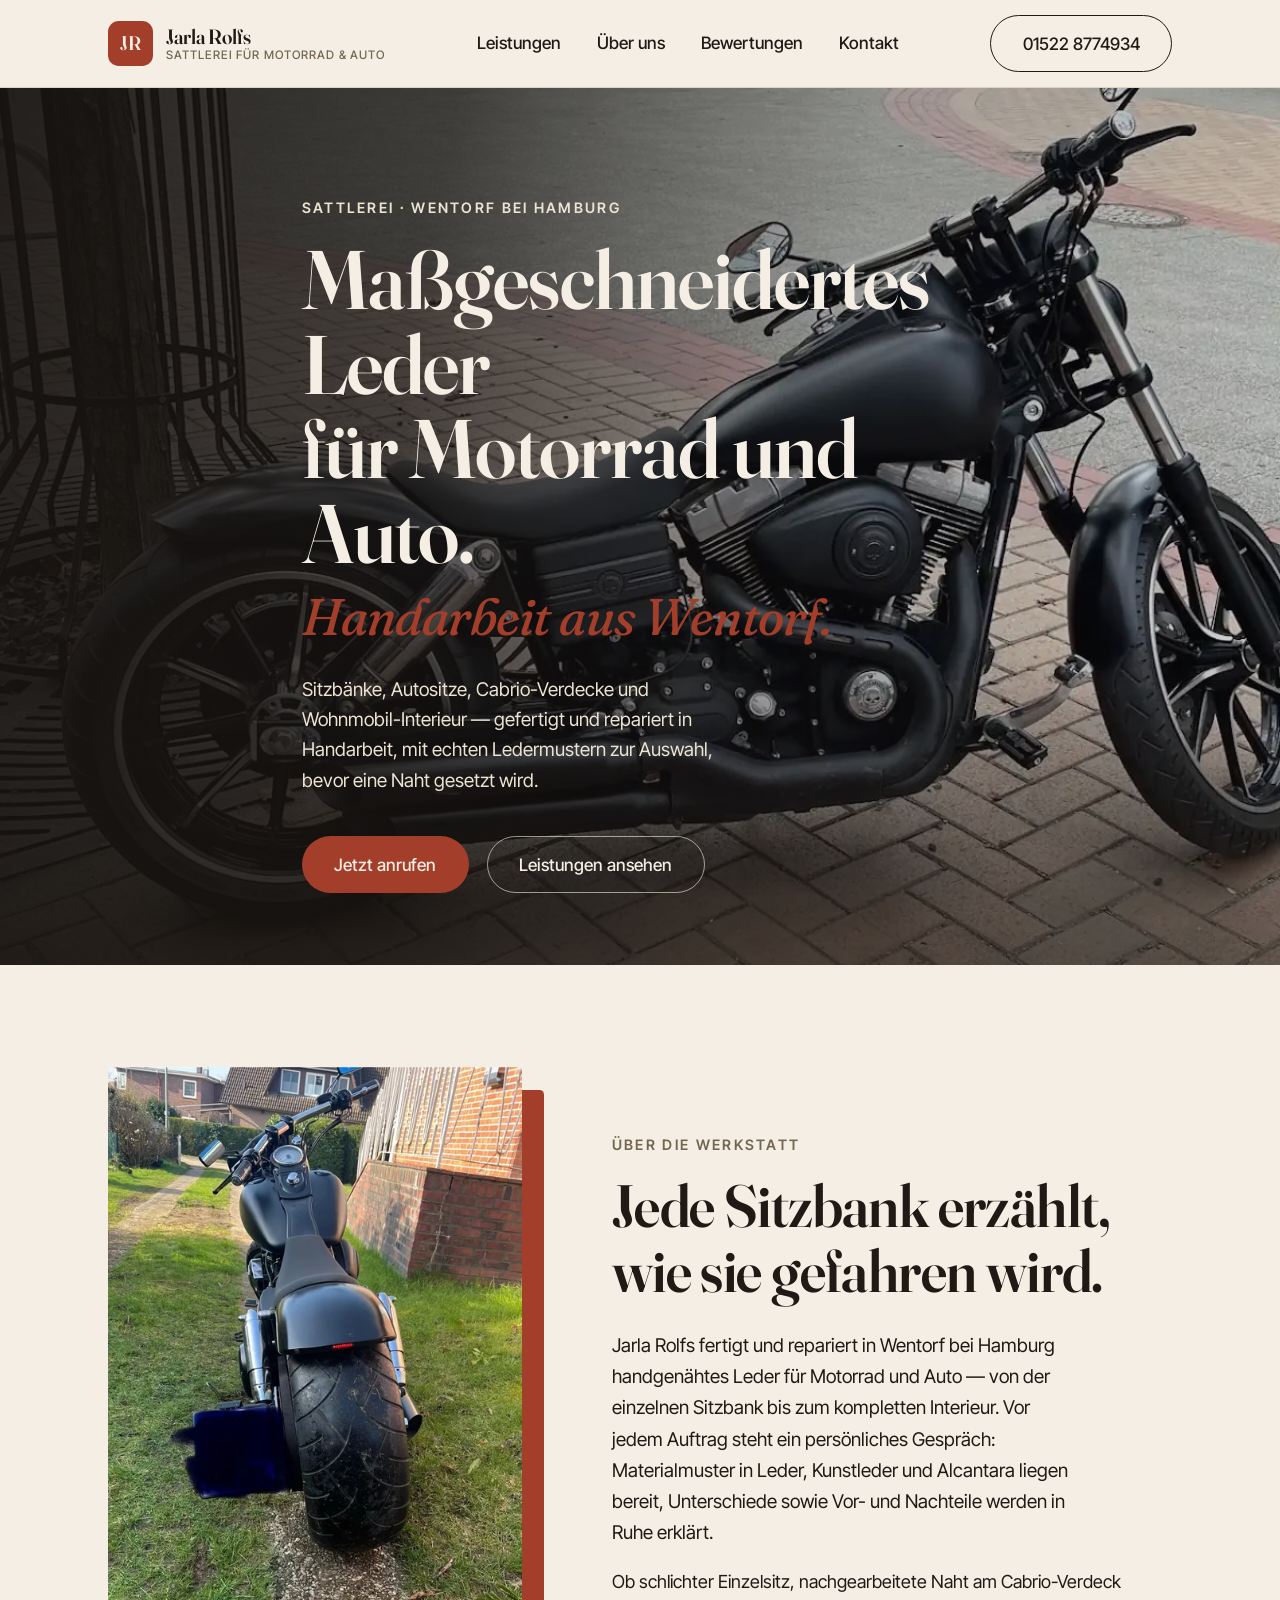
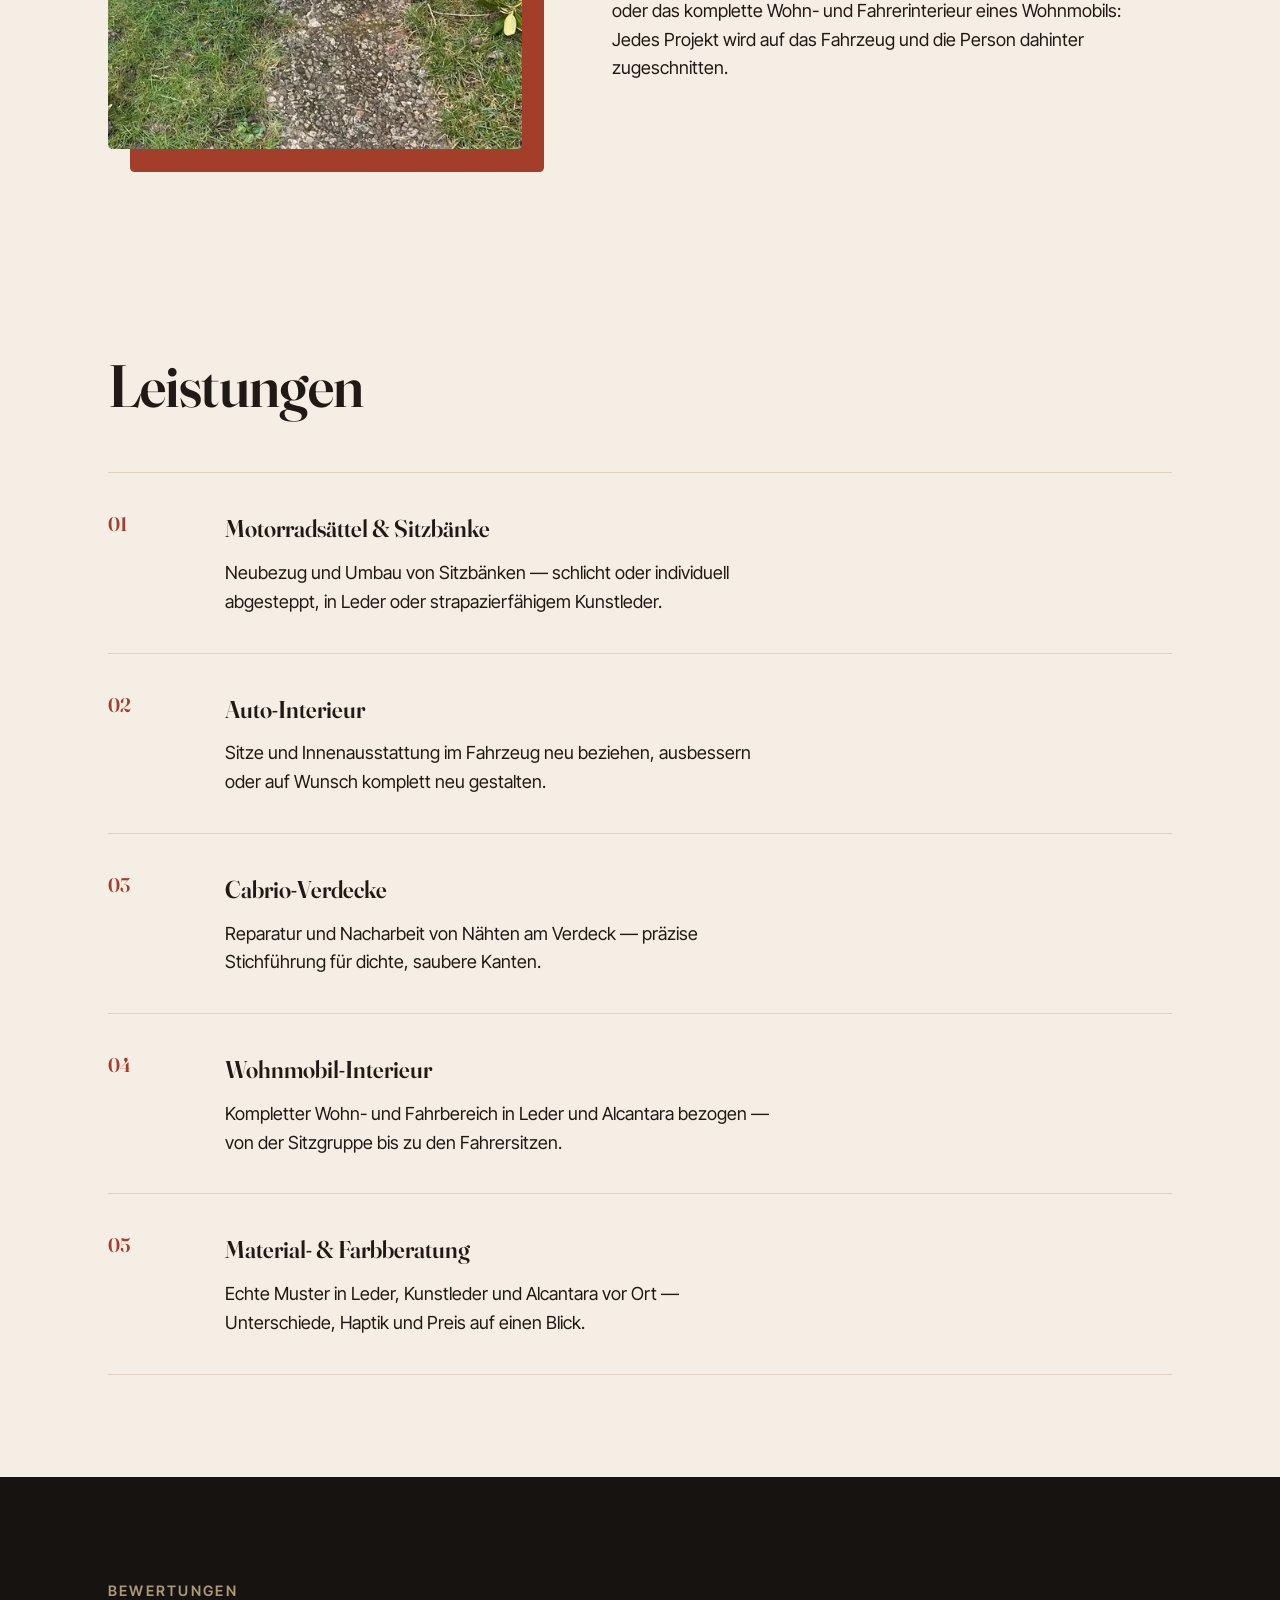
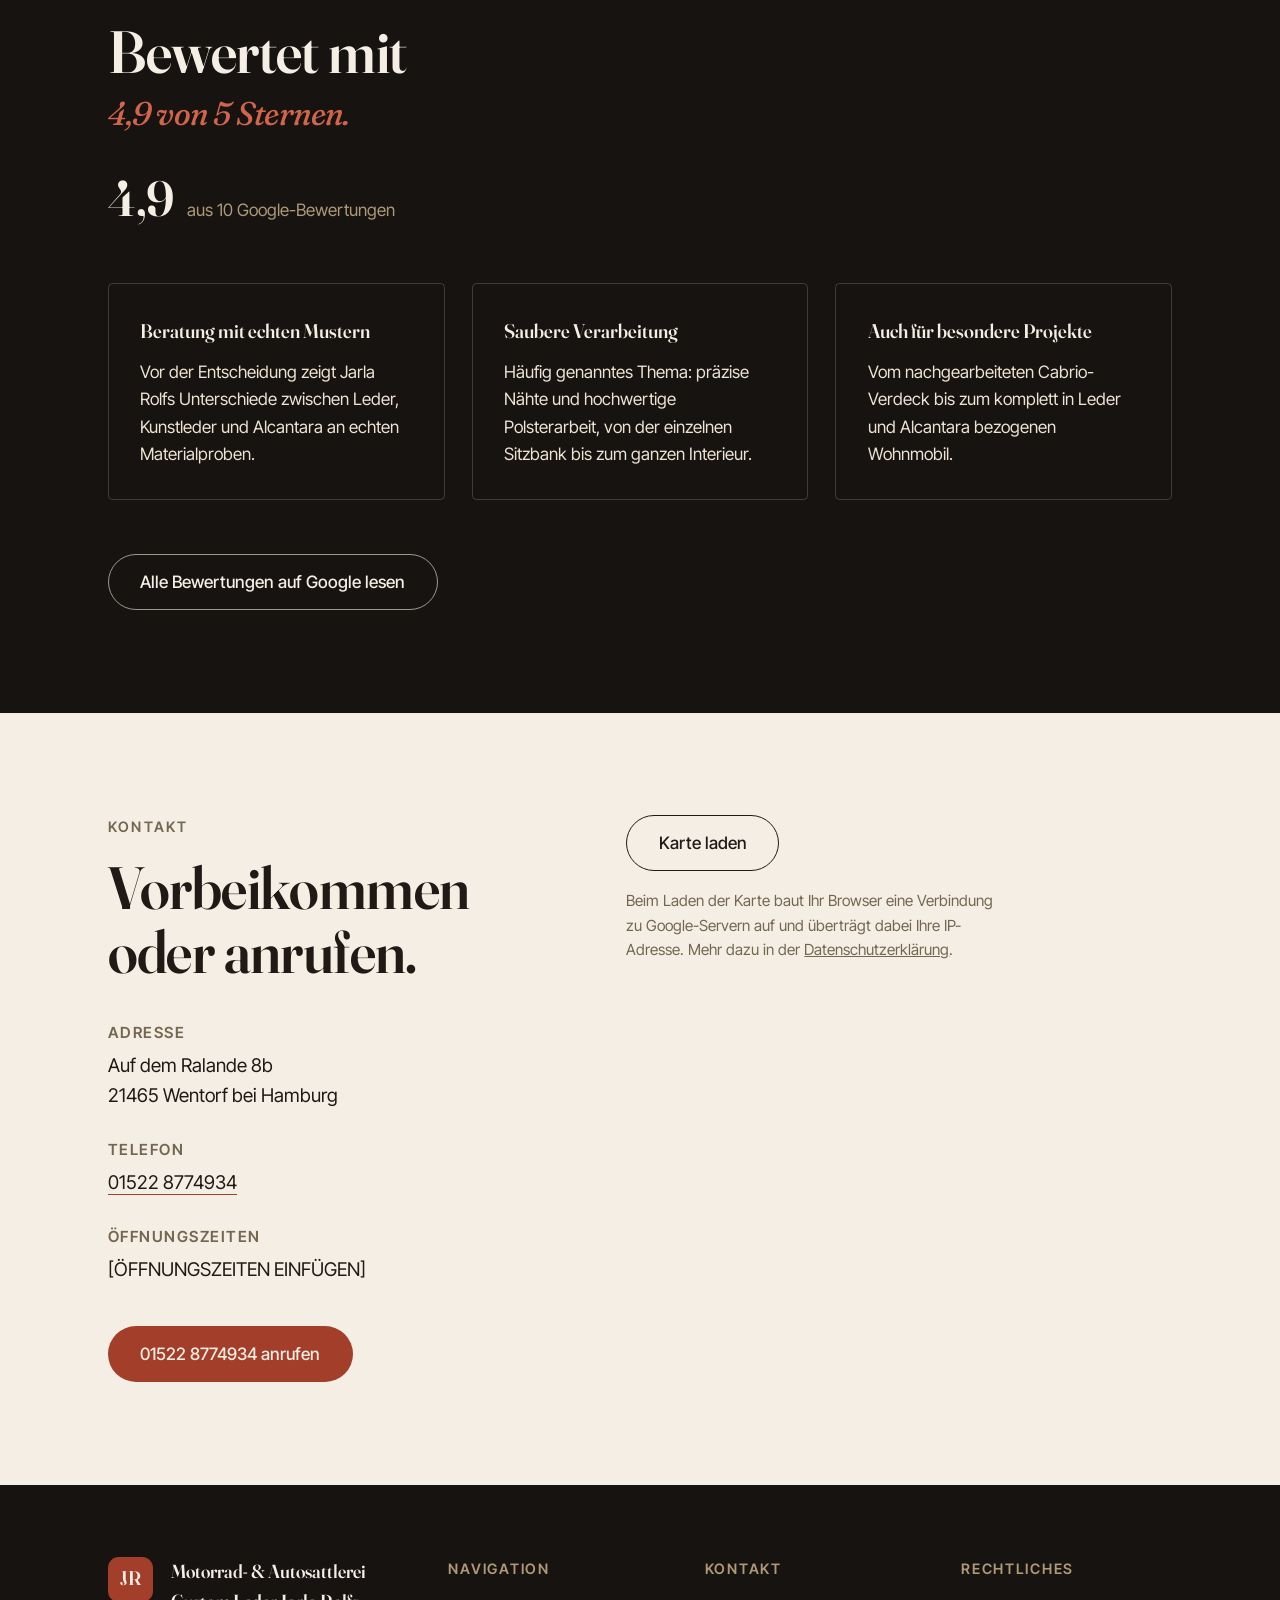
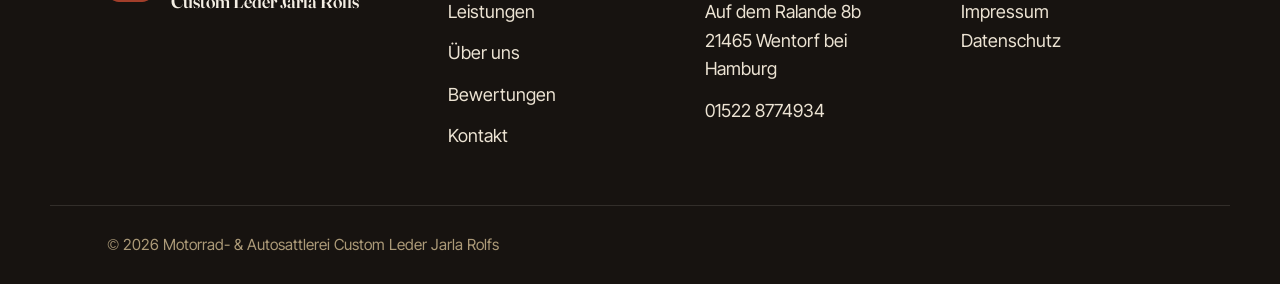
<file: index.html>
<!doctype html>
<html lang="de">
<head>
<meta charset="UTF-8">
<meta name="viewport" content="width=device-width, initial-scale=1">
<title>Motorrad- &amp; Autosattlerei Custom Leder Jarla Rolfs | Wentorf bei Hamburg</title>
<meta name="description" content="Sattlerei für Motorrad und Auto in Wentorf bei Hamburg: Sitzbänke, Autositze, Cabrio-Verdecke und Wohnmobil-Interieur in Handarbeit aus Leder und Alcantara.">

<link rel="icon" href="assets/images/favicon.svg" type="image/svg+xml">
<link rel="icon" href="assets/images/favicon-32.png" sizes="32x32" type="image/png">
<link rel="apple-touch-icon" href="assets/images/apple-touch-icon.png">

<link rel="preload" href="assets/fonts/Fraunces-Display-600.woff2" as="font" type="font/woff2" crossorigin>
<link rel="preload" href="assets/fonts/InterTight-400.woff2" as="font" type="font/woff2" crossorigin>
<link rel="preload" as="image" href="assets/images/hero-motorrad-1200.webp" imagesrcset="assets/images/hero-motorrad-640.webp 640w, assets/images/hero-motorrad-800.webp 800w, assets/images/hero-motorrad-1200.webp 1200w" imagesizes="100vw" fetchpriority="high">

<link rel="stylesheet" href="assets/css/styles.css">

<meta property="og:type" content="business.business">
<meta property="og:title" content="Motorrad- & Autosattlerei Custom Leder Jarla Rolfs">
<meta property="og:description" content="Individuelle Sattlerei für Motorrad und Auto in Wentorf bei Hamburg: Sitzbänke, Autositze, Cabrio-Verdecke und Wohnmobil-Interieur in Handarbeit.">
<meta property="og:locale" content="de_DE">

<script type="application/ld+json">
{
  "@context": "https://schema.org",
  "@type": "LocalBusiness",
  "name": "Motorrad- & Autosattlerei Custom Leder Jarla Rolfs",
  "telephone": "+49 1522 8774934",
  "address": {
    "@type": "PostalAddress",
    "streetAddress": "Auf dem Ralande 8b",
    "postalCode": "21465",
    "addressLocality": "Wentorf bei Hamburg",
    "addressCountry": "DE"
  },
  "geo": {
    "@type": "GeoCoordinates",
    "latitude": 53.4858188,
    "longitude": 10.2681016
  },
  "aggregateRating": {
    "@type": "AggregateRating",
    "ratingValue": "4.9",
    "reviewCount": "10"
  }
}
</script>
</head>
<body>

<a href="#main" class="visually-hidden">Zum Inhalt springen</a>

<header class="site-header">
  <div class="wrap header-inner">
    <a href="#top" class="logo" aria-label="Zur Startseite – Motorrad- &amp; Autosattlerei Custom Leder Jarla Rolfs">
      <span class="logo-mark" aria-hidden="true">JR</span>
      <span class="logo-word">Jarla Rolfs<small>Sattlerei für Motorrad &amp; Auto</small></span>
    </a>

    <nav class="main-nav" id="primary-nav-wrap" aria-label="Hauptnavigation">
      <ul id="primary-nav">
        <li><a href="#leistungen">Leistungen</a></li>
        <li><a href="#werkstatt">Über uns</a></li>
        <li><a href="#bewertungen">Bewertungen</a></li>
        <li><a href="#kontakt">Kontakt</a></li>
      </ul>
    </nav>

    <div class="header-actions">
      <a href="tel:+4915228774934" class="btn btn-outline">01522 8774934</a>
      <a href="tel:+4915228774934" class="btn btn-primary btn-call" aria-label="Anrufen: 01522 8774934">Anrufen</a>
      <button type="button" class="nav-toggle" aria-expanded="false" aria-controls="primary-nav-wrap" aria-label="Menü öffnen">
        <span></span><span></span><span></span>
      </button>
    </div>
  </div>
</header>

<main id="main">

  <section class="hero" id="top">
    <img
      class="hero-media"
      src="assets/images/hero-motorrad-1200.webp"
      srcset="assets/images/hero-motorrad-640.webp 640w, assets/images/hero-motorrad-800.webp 800w, assets/images/hero-motorrad-1200.webp 1200w"
      sizes="100vw"
      width="1200" height="969"
      alt="Schwarz umgebautes Custom-Motorrad mit handgefertigtem Ledersattel, Seitenansicht"
      fetchpriority="high"
      decoding="async">
    <div class="hero-scrim" aria-hidden="true"></div>

    <div class="wrap hero-inner">
      <p class="eyebrow eyebrow-light">Sattlerei · Wentorf bei Hamburg</p>
      <h1 class="display-xl">
        Maßgeschneidertes Leder<br>
        für Motorrad und Auto.
        <em>Handarbeit aus Wentorf.</em>
      </h1>
      <p class="hero-lead">Sitzbänke, Autositze, Cabrio-Verdecke und Wohnmobil-Interieur — gefertigt und repariert in Handarbeit, mit echten Ledermustern zur Auswahl, bevor eine Naht gesetzt wird.</p>
      <div class="hero-actions">
        <a href="tel:+4915228774934" class="btn btn-primary">Jetzt anrufen</a>
        <a href="#leistungen" class="btn btn-outline-light">Leistungen ansehen</a>
      </div>
    </div>
  </section>

  <section class="section about" id="werkstatt">
    <div class="wrap about-grid">
      <div class="about-media" data-reveal>
        <div class="media-card">
          <img
            src="assets/images/werkstatt-detail-520.webp"
            srcset="assets/images/werkstatt-detail-520.webp 520w, assets/images/werkstatt-detail-900.webp 900w"
            sizes="(min-width: 900px) 34vw, 78vw"
            width="520" height="856"
            alt="Heckansicht des Custom-Motorrads mit handgenähter Sitzbank und sauber abgesteppter Naht"
            loading="lazy"
            decoding="async">
        </div>
        <div class="media-card-backdrop" aria-hidden="true"></div>
      </div>

      <div class="about-content" data-reveal>
        <p class="eyebrow">Über die Werkstatt</p>
        <h2 class="display-lg">Jede Sitzbank erzählt, wie sie gefahren wird.</h2>
        <p class="lede">Jarla Rolfs fertigt und repariert in Wentorf bei Hamburg handgenähtes Leder für Motorrad und Auto — von der einzelnen Sitzbank bis zum kompletten Interieur. Vor jedem Auftrag steht ein persönliches Gespräch: Materialmuster in Leder, Kunstleder und Alcantara liegen bereit, Unterschiede sowie Vor- und Nachteile werden in Ruhe erklärt.</p>
        <p>Ob schlichter Einzelsitz, nachgearbeitete Naht am Cabrio-Verdeck oder das komplette Wohn- und Fahrerinterieur eines Wohnmobils: Jedes Projekt wird auf das Fahrzeug und die Person dahinter zugeschnitten.</p>
      </div>
    </div>
  </section>

  <section class="section services">
    <div class="wrap">
      <h2 class="display-lg" id="leistungen">Leistungen</h2>
      <ol class="service-list">
        <li data-reveal>
          <span class="service-num" aria-hidden="true">01</span>
          <div>
            <h3>Motorradsättel &amp; Sitzbänke</h3>
            <p>Neubezug und Umbau von Sitzbänken — schlicht oder individuell abgesteppt, in Leder oder strapazierfähigem Kunstleder.</p>
          </div>
        </li>
        <li data-reveal>
          <span class="service-num" aria-hidden="true">02</span>
          <div>
            <h3>Auto-Interieur</h3>
            <p>Sitze und Innenausstattung im Fahrzeug neu beziehen, ausbessern oder auf Wunsch komplett neu gestalten.</p>
          </div>
        </li>
        <li data-reveal>
          <span class="service-num" aria-hidden="true">03</span>
          <div>
            <h3>Cabrio-Verdecke</h3>
            <p>Reparatur und Nacharbeit von Nähten am Verdeck — präzise Stichführung für dichte, saubere Kanten.</p>
          </div>
        </li>
        <li data-reveal>
          <span class="service-num" aria-hidden="true">04</span>
          <div>
            <h3>Wohnmobil-Interieur</h3>
            <p>Kompletter Wohn- und Fahrbereich in Leder und Alcantara bezogen — von der Sitzgruppe bis zu den Fahrersitzen.</p>
          </div>
        </li>
        <li data-reveal>
          <span class="service-num" aria-hidden="true">05</span>
          <div>
            <h3>Material- &amp; Farbberatung</h3>
            <p>Echte Muster in Leder, Kunstleder und Alcantara vor Ort — Unterschiede, Haptik und Preis auf einen Blick.</p>
          </div>
        </li>
      </ol>
    </div>
  </section>

  <section class="section reviews" id="bewertungen">
    <div class="wrap">
      <p class="eyebrow">Bewertungen</p>
      <h2 class="display-lg">Bewertet mit<em>4,9 von 5 Sternen.</em></h2>
      <p class="rating-line">
        <span class="rating-value">4,9</span>
        <span class="rating-source">aus 10 Google-Bewertungen</span>
      </p>

      <div class="review-grid">
        <div class="review-card" data-reveal>
          <p class="review-theme">Beratung mit echten Mustern</p>
          <p>Vor der Entscheidung zeigt Jarla Rolfs Unterschiede zwischen Leder, Kunstleder und Alcantara an echten Materialproben.</p>
        </div>
        <div class="review-card" data-reveal>
          <p class="review-theme">Saubere Verarbeitung</p>
          <p>Häufig genanntes Thema: präzise Nähte und hochwertige Polsterarbeit, von der einzelnen Sitzbank bis zum ganzen Interieur.</p>
        </div>
        <div class="review-card" data-reveal>
          <p class="review-theme">Auch für besondere Projekte</p>
          <p>Vom nachgearbeiteten Cabrio-Verdeck bis zum komplett in Leder und Alcantara bezogenen Wohnmobil.</p>
        </div>
      </div>

      <a href="https://www.google.com/maps/place/Motorrad-+%26+Autosattlerei+Custom+Leder+Jarla+Rolfs/@53.4858188,10.2681016,17z/data=!4m8!3m7!1s0x47b1f30704aae68b:0x4475551c983bd154!8m2!3d53.4858188!4d10.2681016!9m1!1b1!16s%2Fg%2F11ks45fbpd?entry=ttu&amp;g_ep=EgoyMDI2MDkyOC4wIKXMDSoASAFQAw%3D%3D" target="_blank" rel="noopener" class="btn btn-outline-light">Alle Bewertungen auf Google lesen</a>
    </div>
  </section>

  <section class="section contact" id="kontakt">
    <div class="wrap contact-grid">
      <div class="contact-info" data-reveal>
        <p class="eyebrow">Kontakt</p>
        <h2 class="display-lg">Vorbeikommen<br>oder anrufen.</h2>

        <dl>
          <div>
            <dt>Adresse</dt>
            <dd>Auf dem Ralande 8b<br>21465 Wentorf bei Hamburg</dd>
          </div>
          <div>
            <dt>Telefon</dt>
            <dd><a href="tel:+4915228774934">01522 8774934</a></dd>
          </div>
          <div>
            <dt>Öffnungszeiten</dt>
            <dd>[ÖFFNUNGSZEITEN EINFÜGEN]</dd>
          </div>
        </dl>

        <a href="tel:+4915228774934" class="btn btn-primary">01522 8774934 anrufen</a>
      </div>

      <div class="contact-map" data-reveal>
        <button type="button" id="map-load-btn" class="btn btn-outline">Karte laden</button>
        <p class="map-note">Beim Laden der Karte baut Ihr Browser eine Verbindung zu Google-Servern auf und überträgt dabei Ihre IP-Adresse. Mehr dazu in der <a href="datenschutz.html">Datenschutzerklärung</a>.</p>
        <div id="map-container"></div>
      </div>
    </div>
  </section>

</main>

<footer class="site-footer">
  <div class="wrap footer-grid">
    <div class="footer-brand">
      <span class="logo-mark" aria-hidden="true">JR</span>
      <p>Motorrad- &amp; Autosattlerei<br>Custom Leder Jarla Rolfs</p>
    </div>

    <nav aria-label="Footer-Navigation">
      <h3>Navigation</h3>
      <ul>
        <li><a href="#leistungen">Leistungen</a></li>
        <li><a href="#werkstatt">Über uns</a></li>
        <li><a href="#bewertungen">Bewertungen</a></li>
        <li><a href="#kontakt">Kontakt</a></li>
      </ul>
    </nav>

    <div class="footer-contact">
      <h3>Kontakt</h3>
      <p>
        Auf dem Ralande 8b<br>21465 Wentorf bei Hamburg<br>
        <a href="tel:+4915228774934">01522 8774934</a>
      </p>
    </div>

    <div class="footer-legal">
      <h3>Rechtliches</h3>
      <ul>
        <li><a href="impressum.html">Impressum</a></li>
        <li><a href="datenschutz.html">Datenschutz</a></li>
      </ul>
    </div>
  </div>

  <div class="wrap footer-bottom">
    <p>© 2026 Motorrad- &amp; Autosattlerei Custom Leder Jarla Rolfs</p>
  </div>
</footer>

<script src="assets/js/main.js" defer></script>
</body>
</html>
</file>
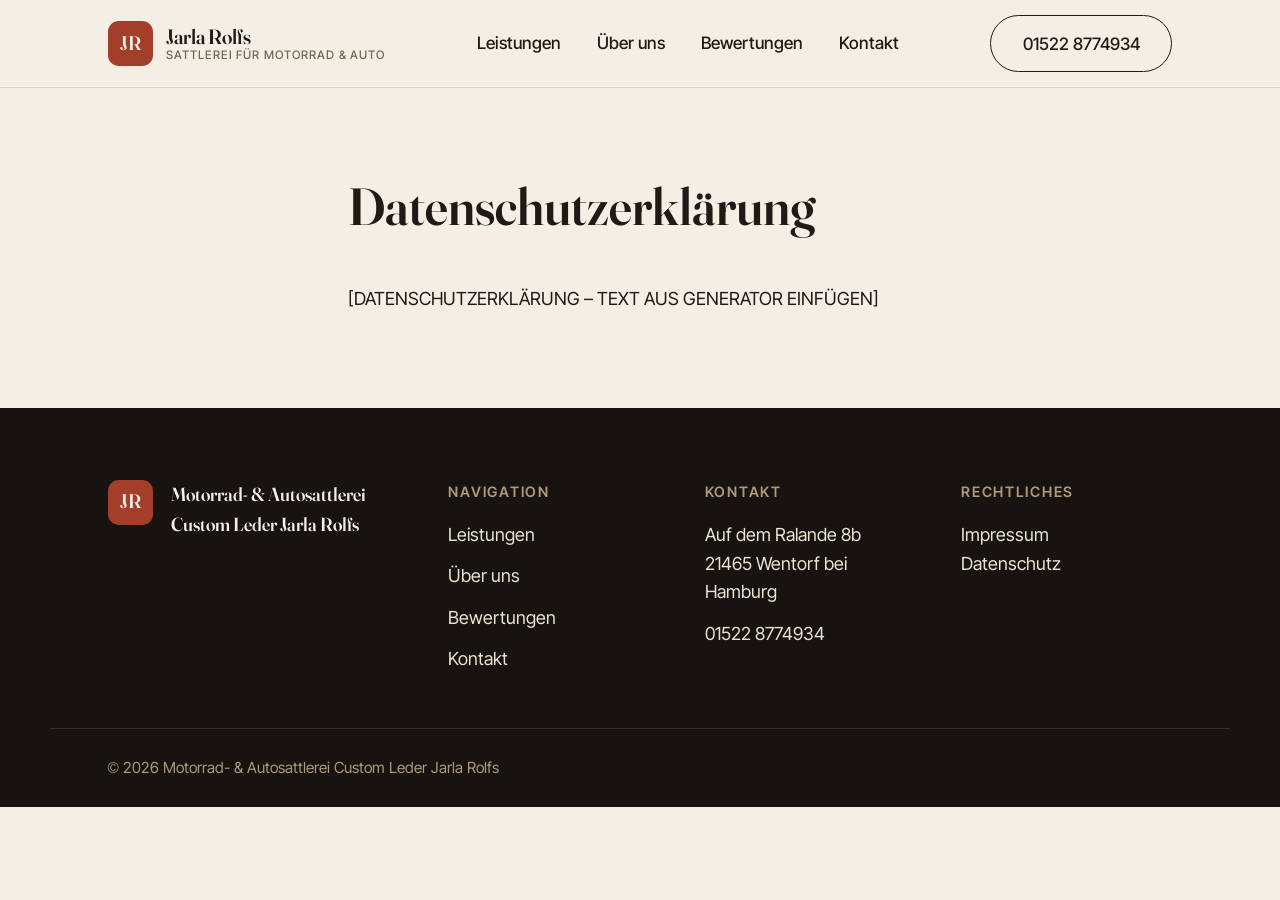
<file: datenschutz.html>
<!doctype html>
<html lang="de">
<head>
<meta charset="UTF-8">
<meta name="viewport" content="width=device-width, initial-scale=1">
<title>Datenschutz | Motorrad- &amp; Autosattlerei Custom Leder Jarla Rolfs</title>
<meta name="description" content="Datenschutzerklärung der Motorrad- & Autosattlerei Custom Leder Jarla Rolfs in Wentorf bei Hamburg gemäß DSGVO.">
<meta name="robots" content="noindex">

<link rel="icon" href="assets/images/favicon.svg" type="image/svg+xml">
<link rel="icon" href="assets/images/favicon-32.png" sizes="32x32" type="image/png">
<link rel="apple-touch-icon" href="assets/images/apple-touch-icon.png">

<link rel="preload" href="assets/fonts/InterTight-400.woff2" as="font" type="font/woff2" crossorigin>
<link rel="stylesheet" href="assets/css/styles.css">
</head>
<body>

<a href="#main" class="visually-hidden">Zum Inhalt springen</a>

<header class="site-header">
  <div class="wrap header-inner">
    <a href="index.html" class="logo" aria-label="Zur Startseite – Motorrad- &amp; Autosattlerei Custom Leder Jarla Rolfs">
      <span class="logo-mark" aria-hidden="true">JR</span>
      <span class="logo-word">Jarla Rolfs<small>Sattlerei für Motorrad &amp; Auto</small></span>
    </a>

    <nav class="main-nav" id="primary-nav-wrap" aria-label="Hauptnavigation">
      <ul id="primary-nav">
        <li><a href="index.html#leistungen">Leistungen</a></li>
        <li><a href="index.html#werkstatt">Über uns</a></li>
        <li><a href="index.html#bewertungen">Bewertungen</a></li>
        <li><a href="index.html#kontakt">Kontakt</a></li>
      </ul>
    </nav>

    <div class="header-actions">
      <a href="tel:+4915228774934" class="btn btn-outline">01522 8774934</a>
      <a href="tel:+4915228774934" class="btn btn-primary btn-call" aria-label="Anrufen: 01522 8774934">Anrufen</a>
      <button type="button" class="nav-toggle" aria-expanded="false" aria-controls="primary-nav-wrap" aria-label="Menü öffnen">
        <span></span><span></span><span></span>
      </button>
    </div>
  </div>
</header>

<main id="main" class="legal-page">
  <div class="wrap">
    <h1>Datenschutzerklärung</h1>
    <p>[DATENSCHUTZERKLÄRUNG – TEXT AUS GENERATOR EINFÜGEN]</p>
  </div>
</main>

<footer class="site-footer">
  <div class="wrap footer-grid">
    <div class="footer-brand">
      <span class="logo-mark" aria-hidden="true">JR</span>
      <p>Motorrad- &amp; Autosattlerei<br>Custom Leder Jarla Rolfs</p>
    </div>

    <nav aria-label="Footer-Navigation">
      <h3>Navigation</h3>
      <ul>
        <li><a href="index.html#leistungen">Leistungen</a></li>
        <li><a href="index.html#werkstatt">Über uns</a></li>
        <li><a href="index.html#bewertungen">Bewertungen</a></li>
        <li><a href="index.html#kontakt">Kontakt</a></li>
      </ul>
    </nav>

    <div class="footer-contact">
      <h3>Kontakt</h3>
      <p>
        Auf dem Ralande 8b<br>21465 Wentorf bei Hamburg<br>
        <a href="tel:+4915228774934">01522 8774934</a>
      </p>
    </div>

    <div class="footer-legal">
      <h3>Rechtliches</h3>
      <ul>
        <li><a href="impressum.html">Impressum</a></li>
        <li><a href="datenschutz.html">Datenschutz</a></li>
      </ul>
    </div>
  </div>

  <div class="wrap footer-bottom">
    <p>© 2026 Motorrad- &amp; Autosattlerei Custom Leder Jarla Rolfs</p>
  </div>
</footer>

<script src="assets/js/main.js" defer></script>
</body>
</html>
</file>
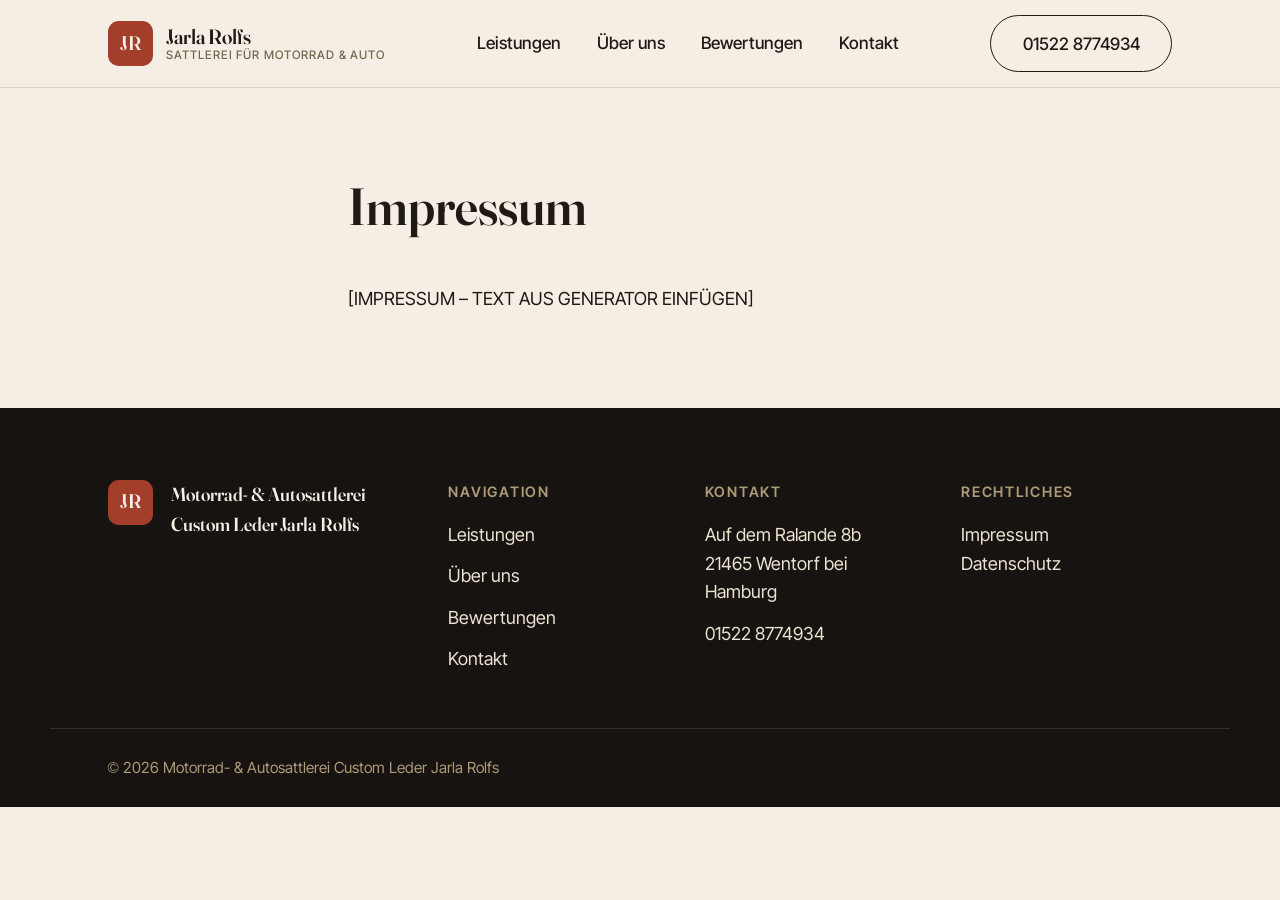
<file: impressum.html>
<!doctype html>
<html lang="de">
<head>
<meta charset="UTF-8">
<meta name="viewport" content="width=device-width, initial-scale=1">
<title>Impressum | Motorrad- &amp; Autosattlerei Custom Leder Jarla Rolfs</title>
<meta name="description" content="Impressum der Motorrad- & Autosattlerei Custom Leder Jarla Rolfs in Wentorf bei Hamburg: Anbieterkennzeichnung gemäß § 5 TMG.">
<meta name="robots" content="noindex">

<link rel="icon" href="assets/images/favicon.svg" type="image/svg+xml">
<link rel="icon" href="assets/images/favicon-32.png" sizes="32x32" type="image/png">
<link rel="apple-touch-icon" href="assets/images/apple-touch-icon.png">

<link rel="preload" href="assets/fonts/InterTight-400.woff2" as="font" type="font/woff2" crossorigin>
<link rel="stylesheet" href="assets/css/styles.css">
</head>
<body>

<a href="#main" class="visually-hidden">Zum Inhalt springen</a>

<header class="site-header">
  <div class="wrap header-inner">
    <a href="index.html" class="logo" aria-label="Zur Startseite – Motorrad- &amp; Autosattlerei Custom Leder Jarla Rolfs">
      <span class="logo-mark" aria-hidden="true">JR</span>
      <span class="logo-word">Jarla Rolfs<small>Sattlerei für Motorrad &amp; Auto</small></span>
    </a>

    <nav class="main-nav" id="primary-nav-wrap" aria-label="Hauptnavigation">
      <ul id="primary-nav">
        <li><a href="index.html#leistungen">Leistungen</a></li>
        <li><a href="index.html#werkstatt">Über uns</a></li>
        <li><a href="index.html#bewertungen">Bewertungen</a></li>
        <li><a href="index.html#kontakt">Kontakt</a></li>
      </ul>
    </nav>

    <div class="header-actions">
      <a href="tel:+4915228774934" class="btn btn-outline">01522 8774934</a>
      <a href="tel:+4915228774934" class="btn btn-primary btn-call" aria-label="Anrufen: 01522 8774934">Anrufen</a>
      <button type="button" class="nav-toggle" aria-expanded="false" aria-controls="primary-nav-wrap" aria-label="Menü öffnen">
        <span></span><span></span><span></span>
      </button>
    </div>
  </div>
</header>

<main id="main" class="legal-page">
  <div class="wrap">
    <h1>Impressum</h1>
    <p>[IMPRESSUM – TEXT AUS GENERATOR EINFÜGEN]</p>
  </div>
</main>

<footer class="site-footer">
  <div class="wrap footer-grid">
    <div class="footer-brand">
      <span class="logo-mark" aria-hidden="true">JR</span>
      <p>Motorrad- &amp; Autosattlerei<br>Custom Leder Jarla Rolfs</p>
    </div>

    <nav aria-label="Footer-Navigation">
      <h3>Navigation</h3>
      <ul>
        <li><a href="index.html#leistungen">Leistungen</a></li>
        <li><a href="index.html#werkstatt">Über uns</a></li>
        <li><a href="index.html#bewertungen">Bewertungen</a></li>
        <li><a href="index.html#kontakt">Kontakt</a></li>
      </ul>
    </nav>

    <div class="footer-contact">
      <h3>Kontakt</h3>
      <p>
        Auf dem Ralande 8b<br>21465 Wentorf bei Hamburg<br>
        <a href="tel:+4915228774934">01522 8774934</a>
      </p>
    </div>

    <div class="footer-legal">
      <h3>Rechtliches</h3>
      <ul>
        <li><a href="impressum.html">Impressum</a></li>
        <li><a href="datenschutz.html">Datenschutz</a></li>
      </ul>
    </div>
  </div>

  <div class="wrap footer-bottom">
    <p>© 2026 Motorrad- &amp; Autosattlerei Custom Leder Jarla Rolfs</p>
  </div>
</footer>

<script src="assets/js/main.js" defer></script>
</body>
</html>
</file>
<file: assets/css/styles.css>
/* ==========================================================================
   Motorrad- & Autosattlerei Custom Leder Jarla Rolfs
   ========================================================================== */

@font-face {
  font-family: "Fraunces Display";
  src: url("../fonts/Fraunces-Display-600.woff2") format("woff2");
  font-weight: 600;
  font-style: normal;
  font-display: swap;
}

@font-face {
  font-family: "Fraunces Accent";
  src: url("../fonts/Fraunces-Italic-Accent-460.woff2") format("woff2");
  font-weight: 460;
  font-style: italic;
  font-display: swap;
}

@font-face {
  font-family: "Inter Tight";
  src: url("../fonts/InterTight-400.woff2") format("woff2");
  font-weight: 400;
  font-style: normal;
  font-display: swap;
}

@font-face {
  font-family: "Inter Tight";
  src: url("../fonts/InterTight-500.woff2") format("woff2");
  font-weight: 500;
  font-style: normal;
  font-display: swap;
}

@font-face {
  font-family: "Inter Tight";
  src: url("../fonts/InterTight-600.woff2") format("woff2");
  font-weight: 600;
  font-style: normal;
  font-display: swap;
}

/* ---- tokens -------------------------------------------------------- */
:root {
  --ink: #201a16;
  --paper: #f4eee4;
  --paper-dim: #ece3d3;
  --coal: #171310;
  --accent: #a23e2a;
  --accent-dark: #7c2e1e;
  --accent-bright: #d1654b;
  --tan: #746750;
  --tan-light: #ac9a78;
  --line: #ded3c2;

  --font-display: "Fraunces Display", Georgia, "Times New Roman", serif;
  --font-accent: "Fraunces Accent", Georgia, "Times New Roman", serif;
  --font-body: "Inter Tight", -apple-system, BlinkMacSystemFont, "Segoe UI", sans-serif;

  --wrap: 1180px;
  --page-pad: clamp(1.25rem, 4.5vw, 4rem);

  --ease: cubic-bezier(0.22, 0.61, 0.36, 1);
}

/* ---- reset ----------------------------------------------------------- */
*,
*::before,
*::after {
  box-sizing: border-box;
}

html {
  font-size: clamp(16px, 15px + 0.25vw, 18px);
  -webkit-text-size-adjust: 100%;
  scroll-behavior: smooth;
}

@media (prefers-reduced-motion: reduce) {
  html {
    scroll-behavior: auto;
  }
  *,
  *::before,
  *::after {
    animation-duration: 0.01ms !important;
    animation-iteration-count: 1 !important;
    transition-duration: 0.01ms !important;
    scroll-behavior: auto !important;
  }
}

body {
  margin: 0;
  background: var(--paper);
  color: var(--ink);
  font-family: var(--font-body);
  font-weight: 400;
  line-height: 1.6;
  -webkit-font-smoothing: antialiased;
  text-rendering: optimizeLegibility;
}

img {
  max-width: 100%;
  display: block;
}

[hidden] {
  display: none !important;
}

a {
  color: inherit;
}

ul,
ol {
  list-style: none;
  margin: 0;
  padding: 0;
}

h1,
h2,
h3,
p,
dl,
dd {
  margin: 0;
}

button {
  font: inherit;
  color: inherit;
  background: none;
  border: none;
  cursor: pointer;
}

:focus-visible {
  outline: 3px solid var(--accent);
  outline-offset: 3px;
}

.wrap {
  max-width: var(--wrap);
  margin-inline: auto;
  padding-inline: var(--page-pad);
}

.visually-hidden {
  position: absolute;
  width: 1px;
  height: 1px;
  padding: 0;
  margin: -1px;
  overflow: hidden;
  clip: rect(0, 0, 0, 0);
  white-space: nowrap;
  border: 0;
}

/* ---- type -------------------------------------------------------- */
.eyebrow {
  font-family: var(--font-body);
  font-weight: 600;
  font-size: 0.8rem;
  letter-spacing: 0.16em;
  text-transform: uppercase;
  color: var(--tan);
  margin: 0 0 1rem;
}

.eyebrow-light {
  color: var(--paper-dim);
}

.display-xl {
  font-family: var(--font-display);
  font-weight: 600;
  font-size: clamp(2.6rem, 2.05rem + 3.6vw, 5.1rem);
  line-height: 1.02;
  letter-spacing: -0.01em;
  margin: 0;
  color: var(--paper);
}

.display-lg {
  font-family: var(--font-display);
  font-weight: 600;
  font-size: clamp(2.1rem, 1.75rem + 2.2vw, 3.4rem);
  line-height: 1.08;
  letter-spacing: -0.01em;
  margin: 0 0 1.5rem;
  color: var(--ink);
}

.display-xl em,
.display-lg em {
  font-family: var(--font-accent);
  font-style: italic;
  font-weight: 460;
  color: var(--accent);
}

.display-xl em {
  display: block;
  font-size: 0.62em;
  margin-top: 0.3em;
}

.lede {
  font-size: 1.05rem;
  line-height: 1.65;
  color: var(--ink);
  max-width: 42ch;
}

/* ---- buttons -------------------------------------------------------- */
.btn {
  display: inline-flex;
  align-items: center;
  justify-content: center;
  gap: 0.5em;
  min-height: 3rem;
  padding: 0.75rem 1.75rem;
  border-radius: 999px;
  font-family: var(--font-body);
  font-weight: 500;
  font-size: 0.95rem;
  text-decoration: none;
  border: 1.5px solid transparent;
  transition: background-color 0.2s var(--ease), color 0.2s var(--ease), border-color 0.2s var(--ease), transform 0.2s var(--ease);
  white-space: nowrap;
}

.btn:hover {
  transform: translateY(-1px);
}

.btn-primary {
  background: var(--accent);
  color: var(--paper);
}

.btn-primary:hover {
  background: var(--accent-dark);
}

.btn-outline {
  border-color: var(--ink);
  color: var(--ink);
}

.btn-outline:hover {
  background: var(--ink);
  color: var(--paper);
}

.btn-outline-light {
  border-color: rgba(244, 238, 228, 0.6);
  color: var(--paper);
}

.btn-outline-light:hover {
  background: var(--paper);
  color: var(--ink);
  border-color: var(--paper);
}

.btn-call {
  display: none;
}

/* ==========================================================================
   Header
   ========================================================================== */
.site-header {
  position: sticky;
  top: 0;
  z-index: 40;
  background: var(--paper);
  border-bottom: 1px solid var(--line);
}

.header-inner {
  display: flex;
  align-items: center;
  justify-content: space-between;
  gap: 1rem;
  padding-block: 0.85rem;
}

.logo {
  display: flex;
  align-items: center;
  gap: 0.75rem;
  text-decoration: none;
  color: var(--ink);
}

.logo-mark {
  display: flex;
  align-items: center;
  justify-content: center;
  width: 2.5rem;
  height: 2.5rem;
  flex-shrink: 0;
  border-radius: 0.6rem;
  background: var(--accent);
  color: var(--paper);
  font-family: var(--font-display);
  font-weight: 600;
  font-size: 1.1rem;
}

.logo-word {
  display: flex;
  flex-direction: column;
  line-height: 1.15;
  font-family: var(--font-display);
  font-weight: 600;
  font-size: 1.15rem;
}

.logo-word small {
  font-family: var(--font-body);
  font-weight: 500;
  font-size: 0.65rem;
  letter-spacing: 0.08em;
  text-transform: uppercase;
  color: var(--tan);
}

.main-nav ul {
  display: flex;
  align-items: center;
  gap: 2rem;
}

.main-nav a {
  text-decoration: none;
  font-weight: 500;
  font-size: 0.95rem;
  position: relative;
}

.main-nav a::after {
  content: "";
  position: absolute;
  left: 0;
  right: 0;
  bottom: -0.3rem;
  height: 2px;
  background: var(--accent);
  transform: scaleX(0);
  transform-origin: left;
  transition: transform 0.25s var(--ease);
}

.main-nav a:hover::after,
.main-nav a:focus-visible::after {
  transform: scaleX(1);
}

.nav-toggle {
  display: none;
  flex-direction: column;
  justify-content: center;
  gap: 5px;
  width: 44px;
  height: 44px;
  padding: 0;
}

.nav-toggle span {
  display: block;
  width: 22px;
  height: 2px;
  background: var(--ink);
  transition: transform 0.25s var(--ease), opacity 0.25s var(--ease);
}

.header-actions {
  display: flex;
  align-items: center;
  gap: 1rem;
}

@media (max-width: 899px) {
  .main-nav {
    position: fixed;
    inset: 0;
    top: 68px;
    background: var(--paper);
    padding: 2rem var(--page-pad);
    transform: translateY(-110%);
    transition: transform 0.3s var(--ease);
    overflow-y: auto;
  }

  .main-nav.is-open {
    transform: translateY(0);
  }

  .main-nav ul {
    flex-direction: column;
    align-items: flex-start;
    gap: 1.5rem;
  }

  .main-nav a {
    font-size: 1.4rem;
    font-family: var(--font-display);
    font-weight: 600;
  }

  .nav-toggle {
    display: flex;
  }

  .nav-toggle[aria-expanded="true"] span:nth-child(1) {
    transform: translateY(7px) rotate(45deg);
  }

  .nav-toggle[aria-expanded="true"] span:nth-child(2) {
    opacity: 0;
  }

  .nav-toggle[aria-expanded="true"] span:nth-child(3) {
    transform: translateY(-7px) rotate(-45deg);
  }

  .header-actions .btn-outline {
    display: none;
  }

  .btn-call {
    display: inline-flex;
    min-height: 44px;
    padding: 0 1.1rem;
  }
}

/* ==========================================================================
   Hero
   ========================================================================== */
.hero {
  position: relative;
  overflow: hidden;
  min-height: 92vh;
  display: flex;
  align-items: flex-end;
}

.hero-media {
  position: absolute;
  inset: 0;
  width: 100%;
  height: 100%;
  object-fit: cover;
  object-position: 62% 50%;
}

.hero-scrim {
  position: absolute;
  inset: 0;
  background: linear-gradient(
    100deg,
    rgba(23, 19, 16, 0.94) 0%,
    rgba(23, 19, 16, 0.78) 32%,
    rgba(23, 19, 16, 0.35) 62%,
    rgba(23, 19, 16, 0.15) 100%
  ),
    linear-gradient(0deg, rgba(23, 19, 16, 0.55) 0%, rgba(23, 19, 16, 0) 38%);
}

.hero-inner {
  position: relative;
  padding-block: 6rem 4rem;
  max-width: 44rem;
}

.hero-lead {
  color: var(--paper-dim);
  font-size: 1.05rem;
  max-width: 38ch;
  margin: 1.75rem 0 2.25rem;
}

.hero-actions {
  display: flex;
  flex-wrap: wrap;
  gap: 1rem;
}

@media (max-width: 599px) {
  .hero {
    min-height: 100vh;
  }
  .hero-inner {
    padding-block: 5rem 3rem;
  }
}

/* ==========================================================================
   Sections (generic)
   ========================================================================== */
.section {
  padding-block: clamp(4rem, 8vw, 7rem);
}

/* ---- about / layered media ------------------------------------------ */
.about-grid {
  display: grid;
  grid-template-columns: 1fr;
  gap: 3.5rem;
}

.about-media {
  position: relative;
  max-width: 24rem;
}

.media-card {
  position: relative;
  z-index: 2;
  overflow: hidden;
  border-radius: 0.25rem;
}

.media-card img {
  width: 100%;
  height: auto;
}

.media-card-backdrop {
  position: absolute;
  z-index: 1;
  top: 1.25rem;
  left: 1.25rem;
  right: -1.25rem;
  bottom: -1.25rem;
  background: var(--accent);
  border-radius: 0.25rem;
}

.about-content p + p {
  margin-top: 1.1rem;
  color: var(--ink);
  max-width: 54ch;
}

@media (min-width: 900px) {
  .about-grid {
    grid-template-columns: minmax(0, 0.85fr) minmax(0, 1.15fr);
    align-items: center;
    gap: 5rem;
  }
}

/* ---- services ---------------------------------------------------------- */
.service-list {
  display: grid;
  gap: 0;
  margin-top: 3rem;
  border-top: 1px solid var(--line);
}

.service-list li {
  display: grid;
  grid-template-columns: 3.5rem 1fr;
  gap: 1.5rem;
  padding-block: 2rem;
  border-bottom: 1px solid var(--line);
}

.service-num {
  font-family: var(--font-display);
  font-weight: 600;
  font-size: 1.1rem;
  color: var(--accent);
}

.service-list h3 {
  font-family: var(--font-display);
  font-weight: 600;
  font-size: 1.35rem;
  margin: 0 0 0.6rem;
}

.service-list p {
  max-width: 56ch;
  color: var(--ink);
}

@media (min-width: 700px) {
  .service-list li {
    grid-template-columns: 5rem 1fr;
  }
}

/* ---- reviews ------------------------------------------------------ */
.reviews {
  background: var(--coal);
  color: var(--paper);
}

.reviews .eyebrow {
  color: var(--tan-light);
}

.reviews .display-lg {
  color: var(--paper);
}

.reviews .display-lg em {
  font-size: 0.55em;
  display: block;
  margin-top: 0.35em;
  color: var(--accent-bright);
}

.rating-line {
  display: flex;
  align-items: baseline;
  gap: 0.75rem;
  margin-bottom: 2.5rem;
  flex-wrap: wrap;
}

.rating-value {
  font-family: var(--font-display);
  font-weight: 600;
  font-size: 2.75rem;
  color: var(--paper);
}

.rating-source {
  color: var(--tan-light);
  font-size: 0.95rem;
}

.review-grid {
  display: grid;
  gap: 1.5rem;
  margin-bottom: 3rem;
}

.review-card {
  padding: 1.75rem;
  border: 1px solid rgba(244, 238, 228, 0.18);
  border-radius: 0.25rem;
}

.review-theme {
  font-family: var(--font-display);
  font-weight: 600;
  font-size: 1.1rem;
  margin-bottom: 0.6rem;
  color: var(--paper);
}

.review-card p:last-child {
  color: var(--paper-dim);
  font-size: 0.95rem;
}

@media (min-width: 700px) {
  .review-grid {
    grid-template-columns: repeat(3, 1fr);
  }
}

/* ---- contact -------------------------------------------------------- */
.contact-grid {
  display: grid;
  gap: 3rem;
}

.contact-info dl {
  margin-top: 2rem;
  display: grid;
  gap: 1.5rem;
}

.contact-info dt {
  font-weight: 600;
  font-size: 0.85rem;
  text-transform: uppercase;
  letter-spacing: 0.1em;
  color: var(--tan);
  margin-bottom: 0.3rem;
}

.contact-info dd {
  font-size: 1.05rem;
}

.contact-info dd a {
  text-decoration: none;
  border-bottom: 1.5px solid var(--accent);
}

.contact-info .btn {
  margin-top: 2.25rem;
}

.contact-map {
  display: flex;
  flex-direction: column;
  gap: 1rem;
  align-items: flex-start;
}

.map-note {
  font-size: 0.85rem;
  color: var(--tan);
  max-width: 42ch;
}

.map-note a {
  color: var(--tan);
}

#map-container {
  width: 100%;
}

#map-container iframe {
  width: 100%;
  aspect-ratio: 16 / 10;
  border-radius: 0.25rem;
  border: 1px solid var(--line);
}

@media (min-width: 900px) {
  .contact-grid {
    grid-template-columns: minmax(0, 0.9fr) minmax(0, 1.1fr);
    gap: 4rem;
  }
}

/* ==========================================================================
   Footer
   ========================================================================== */
.site-footer {
  background: var(--coal);
  color: var(--paper-dim);
}

.footer-grid {
  display: grid;
  gap: 2.5rem;
  padding-block: 4rem 3rem;
}

.footer-brand {
  display: flex;
  align-items: flex-start;
  gap: 1rem;
}

.footer-brand p {
  font-family: var(--font-display);
  font-weight: 600;
  font-size: 1.05rem;
  color: var(--paper);
}

.site-footer h3 {
  font-size: 0.8rem;
  text-transform: uppercase;
  letter-spacing: 0.12em;
  color: var(--tan-light);
  margin-bottom: 1rem;
  font-weight: 600;
}

.site-footer nav ul,
.footer-contact p {
  display: grid;
  gap: 0.7rem;
}

.site-footer a {
  text-decoration: none;
}

.site-footer nav a:hover,
.footer-legal a:hover {
  color: var(--paper);
}

.footer-bottom {
  border-top: 1px solid rgba(244, 238, 228, 0.12);
  padding-block: 1.5rem;
  font-size: 0.85rem;
  color: var(--tan-light);
}

@media (min-width: 700px) {
  .footer-grid {
    grid-template-columns: 1.4fr 1fr 1fr 1fr;
  }
}

/* ==========================================================================
   Legal pages
   ========================================================================== */
.legal-page {
  padding-block: clamp(3rem, 6vw, 5rem);
}

.legal-page .wrap {
  max-width: 70ch;
}

.legal-page h1 {
  font-family: var(--font-display);
  font-weight: 600;
  font-size: clamp(2rem, 1.6rem + 2vw, 2.9rem);
  margin-bottom: 2rem;
  max-width: 100%;
}

.legal-page h2 {
  font-family: var(--font-display);
  font-weight: 600;
  font-size: 1.4rem;
  margin: 2.25rem 0 0.75rem;
}

.legal-page h3 {
  font-family: var(--font-display);
  font-weight: 600;
  font-size: 1.15rem;
  margin: 1.75rem 0 0.6rem;
}

.legal-page p,
.legal-page li {
  color: var(--ink);
  line-height: 1.7;
  margin-bottom: 0.9rem;
}

.legal-page ul {
  list-style: disc;
  padding-left: 1.4rem;
}

.legal-page a {
  color: var(--accent);
}

/* ==========================================================================
   Scroll reveal
   ========================================================================== */
[data-reveal] {
  opacity: 0;
  transform: translateY(16px);
  transition: opacity 0.7s var(--ease), transform 0.7s var(--ease);
}

[data-reveal].is-visible {
  opacity: 1;
  transform: translateY(0);
}

@media (prefers-reduced-motion: reduce) {
  [data-reveal] {
    opacity: 1;
    transform: none;
    transition: none;
  }
}
</file>
